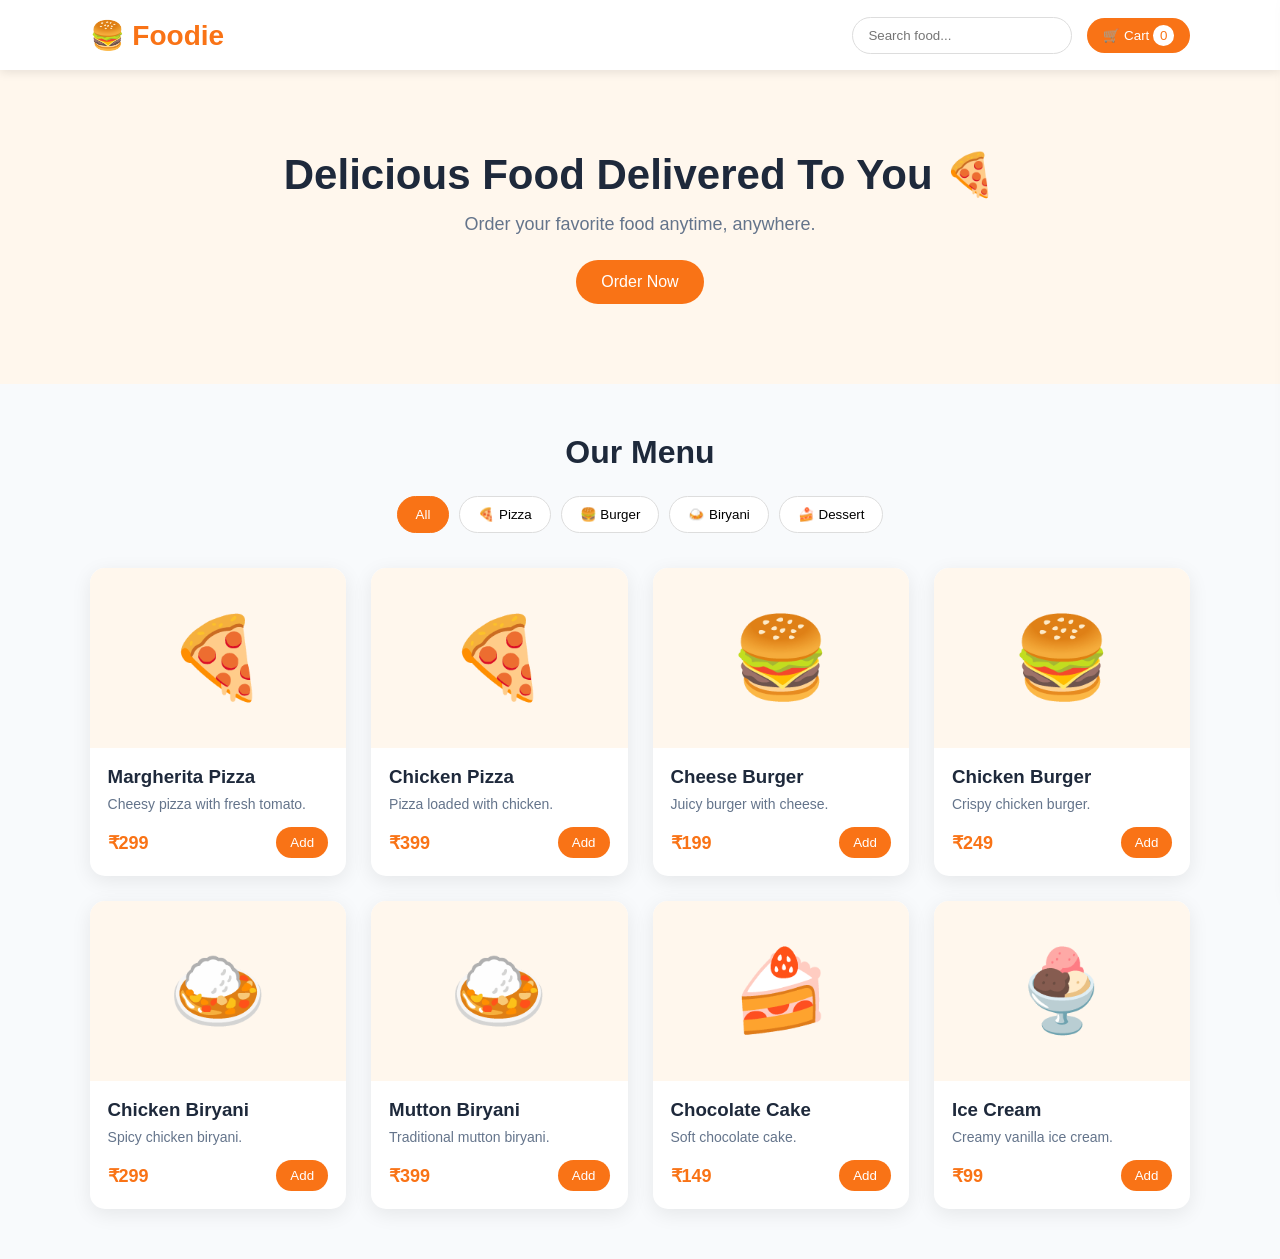
<file: food.html>
<!DOCTYPE html>
<html lang="en">

<head>
    <meta charset="UTF-8">
    <meta name="viewport" content="width=device-width, initial-scale=1.0">

    <title>Food Ordering App</title>

    <link rel="stylesheet" href="food.css">
</head>

<body>

    <!-- Header -->

    <header>

        <h1>🍔 Foodie</h1>

        <div class="search">
            <input
                type="text"
                id="searchInput"
                placeholder="Search food..."
            >

            <button id="cartButton">
                🛒 Cart
                <span id="cartCount">0</span>
            </button>
        </div>

    </header>


    <!-- Hero Section -->

    <section class="hero">

        <h2>Delicious Food Delivered To You 🍕</h2>

        <p>
            Order your favorite food anytime, anywhere.
        </p>

        <button id="orderNow">
            Order Now
        </button>

    </section>


    <!-- Food Menu -->

    <section class="menu">

        <h2>Our Menu</h2>

        <!-- Categories -->

        <div class="categories">

            <button class="category active" data-category="All">
                All
            </button>

            <button class="category" data-category="Pizza">
                🍕 Pizza
            </button>

            <button class="category" data-category="Burger">
                🍔 Burger
            </button>

            <button class="category" data-category="Biryani">
                🍛 Biryani
            </button>

            <button class="category" data-category="Dessert">
                🍰 Dessert
            </button>

        </div>


        <!-- Food Cards -->

        <div
            class="food-container"
            id="foodContainer"
        >

        </div>

    </section>


    <!-- Cart -->

    <div class="cart" id="cart">

        <div class="cart-header">

            <h2>🛒 Your Cart</h2>

            <button id="closeCart">
                ✕
            </button>

        </div>


        <div
            id="cartItems"
            class="cart-items"
        >

        </div>


        <div class="cart-bottom">

            <h3>
                Total:
                <span id="cartTotal">
                    ₹0
                </span>
            </h3>

            <button id="checkout">
                Place Order
            </button>

        </div>

    </div>


    <script src="food.js"></script>

</body>

</html>
</file>
<file: food.css>
* {
    margin: 0;
    padding: 0;
    box-sizing: border-box;
}


body {
    font-family: Arial, sans-serif;

    background: #f8fafc;

    color: #1e293b;
}


/* Header */

header {
    height: 70px;

    background: white;

    display: flex;

    justify-content: space-between;

    align-items: center;

    padding: 0 7%;

    box-shadow: 0 2px 10px rgba(0,0,0,0.1);

    position: sticky;

    top: 0;

    z-index: 10;
}


header h1 {
    color: #f97316;

    font-size: 28px;
}


/* Search */

.search {
    display: flex;

    align-items: center;

    gap: 15px;
}


.search input {
    width: 220px;

    padding: 10px 15px;

    border: 1px solid #ddd;

    border-radius: 25px;

    outline: none;
}


.search input:focus {
    border-color: #f97316;
}


/* Cart Button */

#cartButton {
    border: none;

    background: #f97316;

    color: white;

    padding: 10px 16px;

    border-radius: 25px;

    cursor: pointer;
}


#cartCount {
    background: white;

    color: #f97316;

    padding: 3px 7px;

    border-radius: 50%;
}


/* Hero */

.hero {
    text-align: center;

    padding: 80px 20px;

    background: #fff7ed;
}


.hero h2 {
    font-size: 42px;

    margin-bottom: 15px;
}


.hero p {
    color: #64748b;

    font-size: 18px;

    margin-bottom: 25px;
}


#orderNow {
    background: #f97316;

    color: white;

    border: none;

    padding: 13px 25px;

    border-radius: 25px;

    cursor: pointer;

    font-size: 16px;
}


/* Menu */

.menu {
    padding: 50px 7%;
}


.menu > h2 {
    text-align: center;

    font-size: 32px;

    margin-bottom: 25px;
}


/* Categories */

.categories {
    display: flex;

    justify-content: center;

    flex-wrap: wrap;

    gap: 10px;

    margin-bottom: 35px;
}


.category {
    border: 1px solid #ddd;

    background: white;

    padding: 10px 18px;

    border-radius: 25px;

    cursor: pointer;
}


.category.active {
    background: #f97316;

    color: white;

    border-color: #f97316;
}


/* Food Container */

.food-container {
    display: grid;

    grid-template-columns:
        repeat(
            auto-fit,
            minmax(230px, 1fr)
        );

    gap: 25px;
}


/* Food Card */

.food-card {
    background: white;

    border-radius: 15px;

    overflow: hidden;

    box-shadow:
        0 5px 20px rgba(0,0,0,0.08);

    transition: 0.3s;
}


.food-card:hover {
    transform: translateY(-5px);
}


/* Food Image */

.food-image {
    height: 180px;

    display: flex;

    justify-content: center;

    align-items: center;

    background: #fff7ed;

    font-size: 80px;
}


/* Food Information */

.food-info {
    padding: 18px;
}


.food-info h3 {
    margin-bottom: 8px;
}


.food-info p {
    color: #64748b;

    font-size: 14px;

    margin-bottom: 15px;
}


.food-bottom {
    display: flex;

    justify-content: space-between;

    align-items: center;
}


.price {
    color: #f97316;

    font-size: 18px;

    font-weight: bold;
}


.add-button {
    background: #f97316;

    color: white;

    border: none;

    padding: 8px 14px;

    border-radius: 20px;

    cursor: pointer;
}


.add-button:hover {
    background: #ea580c;
}


/* Cart */

.cart {
    position: fixed;

    top: 0;

    right: -400px;

    width: 380px;

    height: 100vh;

    background: white;

    box-shadow:
        -5px 0 20px rgba(0,0,0,0.15);

    z-index: 100;

    transition: 0.4s;

    display: flex;

    flex-direction: column;
}


.cart.open {
    right: 0;
}


/* Cart Header */

.cart-header {
    display: flex;

    justify-content: space-between;

    align-items: center;

    padding: 20px;

    border-bottom: 1px solid #ddd;
}


#closeCart {
    border: none;

    background: #f1f5f9;

    width: 35px;

    height: 35px;

    border-radius: 50%;

    cursor: pointer;
}


/* Cart Items */

.cart-items {
    flex: 1;

    overflow-y: auto;

    padding: 20px;
}


.empty {
    text-align: center;

    color: #64748b;

    margin-top: 50px;
}


.cart-item {
    display: flex;

    align-items: center;

    gap: 10px;

    padding: 15px 0;

    border-bottom: 1px solid #eee;
}


.cart-item-image {
    width: 50px;

    height: 50px;

    background: #fff7ed;

    border-radius: 10px;

    display: flex;

    justify-content: center;

    align-items: center;

    font-size: 25px;
}


.cart-item-info {
    flex: 1;
}


.cart-item-info h4 {
    margin-bottom: 5px;
}


.cart-item-info p {
    color: #f97316;

    font-weight: bold;
}


/* Quantity */

.quantity {
    display: flex;

    align-items: center;

    gap: 8px;

    margin-top: 7px;
}


.quantity button {
    width: 25px;

    height: 25px;

    border: none;

    background: #f1f5f9;

    cursor: pointer;

    border-radius: 5px;
}


/* Cart Bottom */

.cart-bottom {
    padding: 20px;

    border-top: 1px solid #ddd;
}


.cart-bottom h3 {
    display: flex;

    justify-content: space-between;

    margin-bottom: 15px;
}


#cartTotal {
    color: #f97316;
}


#checkout {
    width: 100%;

    padding: 13px;

    background: #f97316;

    color: white;

    border: none;

    border-radius: 8px;

    cursor: pointer;

    font-size: 16px;
}


/* Mobile */

@media (max-width: 600px) {

    header {
        padding: 0 15px;
    }


    header h1 {
        font-size: 22px;
    }


    .search input {
        width: 110px;
    }


    .hero h2 {
        font-size: 30px;
    }


    .cart {
        width: 100%;

        right: -100%;
    }

}
</file>
